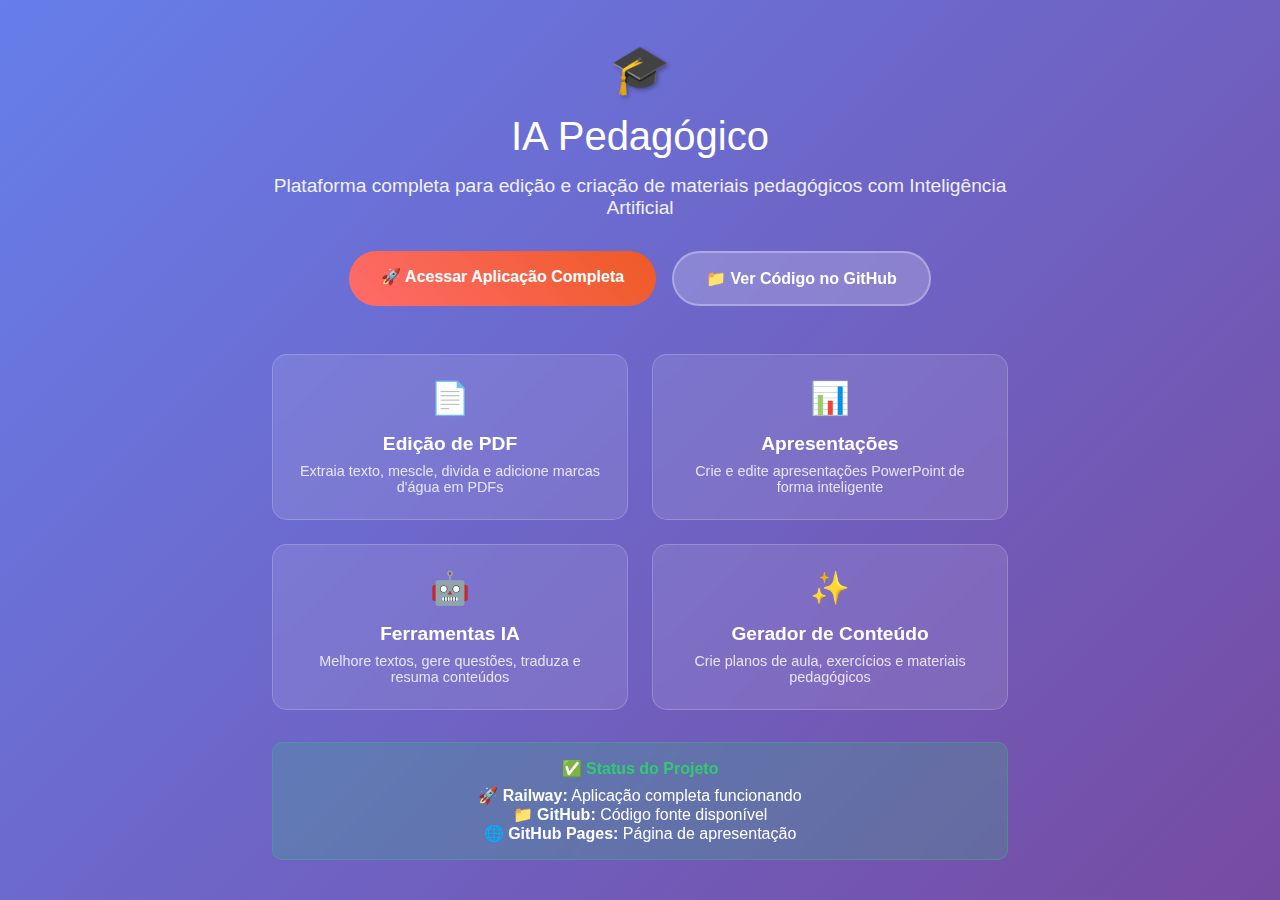
<file: index.html>
<!DOCTYPE html>
<html lang="pt-BR">
  <head>
    <meta charset="UTF-8" />
    <meta name="viewport" content="width=device-width, initial-scale=1.0" />
    <title>IA Pedagógico - Plataforma de Materiais Educacionais</title>
    <style>
      * {
        margin: 0;
        padding: 0;
        box-sizing: border-box;
      }

      body {
        font-family: "Segoe UI", Tahoma, Geneva, Verdana, sans-serif;
        background: linear-gradient(135deg, #667eea 0%, #764ba2 100%);
        min-height: 100vh;
        display: flex;
        align-items: center;
        justify-content: center;
        color: white;
      }

      .container {
        text-align: center;
        max-width: 800px;
        padding: 2rem;
      }

      .logo {
        font-size: 3rem;
        margin-bottom: 1rem;
        text-shadow: 2px 2px 4px rgba(0, 0, 0, 0.3);
      }

      .title {
        font-size: 2.5rem;
        margin-bottom: 1rem;
        font-weight: 300;
      }

      .subtitle {
        font-size: 1.2rem;
        margin-bottom: 2rem;
        opacity: 0.9;
      }

      .buttons {
        display: flex;
        gap: 1rem;
        justify-content: center;
        flex-wrap: wrap;
        margin-bottom: 2rem;
      }

      .btn {
        background: rgba(255, 255, 255, 0.2);
        border: 2px solid rgba(255, 255, 255, 0.3);
        color: white;
        padding: 1rem 2rem;
        text-decoration: none;
        border-radius: 50px;
        font-weight: 600;
        transition: all 0.3s ease;
        backdrop-filter: blur(10px);
      }

      .btn:hover {
        background: rgba(255, 255, 255, 0.3);
        transform: translateY(-2px);
        box-shadow: 0 10px 20px rgba(0, 0, 0, 0.2);
      }

      .btn-primary {
        background: linear-gradient(45deg, #ff6b6b, #ee5a24);
        border: none;
      }

      .btn-primary:hover {
        background: linear-gradient(45deg, #ee5a24, #ff6b6b);
      }

      .features {
        display: grid;
        grid-template-columns: repeat(auto-fit, minmax(250px, 1fr));
        gap: 1.5rem;
        margin-top: 3rem;
      }

      .feature {
        background: rgba(255, 255, 255, 0.1);
        padding: 1.5rem;
        border-radius: 15px;
        backdrop-filter: blur(10px);
        border: 1px solid rgba(255, 255, 255, 0.2);
      }

      .feature-icon {
        font-size: 2rem;
        margin-bottom: 1rem;
      }

      .feature h3 {
        margin-bottom: 0.5rem;
        font-size: 1.2rem;
      }

      .feature p {
        opacity: 0.8;
        font-size: 0.9rem;
      }

      .status {
        margin-top: 2rem;
        padding: 1rem;
        background: rgba(46, 204, 113, 0.2);
        border: 1px solid rgba(46, 204, 113, 0.3);
        border-radius: 10px;
        backdrop-filter: blur(10px);
      }

      .status h4 {
        color: #2ecc71;
        margin-bottom: 0.5rem;
      }

      @media (max-width: 768px) {
        .title {
          font-size: 2rem;
        }

        .buttons {
          flex-direction: column;
          align-items: center;
        }

        .btn {
          width: 100%;
          max-width: 300px;
        }
      }
    </style>
  </head>
  <body>
    <div class="container">
      <div class="logo">🎓</div>
      <h1 class="title">IA Pedagógico</h1>
      <p class="subtitle">
        Plataforma completa para edição e criação de materiais pedagógicos com
        Inteligência Artificial
      </p>

      <div class="buttons">
        <a
          href="https://web-production-6f700.up.railway.app"
          class="btn btn-primary"
        >
          🚀 Acessar Aplicação Completa
        </a>
        <a href="https://github.com/ThiagoBrDias/ia-pedagogico" class="btn">
          📁 Ver Código no GitHub
        </a>
      </div>

      <div class="features">
        <div class="feature">
          <div class="feature-icon">📄</div>
          <h3>Edição de PDF</h3>
          <p>Extraia texto, mescle, divida e adicione marcas d'água em PDFs</p>
        </div>

        <div class="feature">
          <div class="feature-icon">📊</div>
          <h3>Apresentações</h3>
          <p>Crie e edite apresentações PowerPoint de forma inteligente</p>
        </div>

        <div class="feature">
          <div class="feature-icon">🤖</div>
          <h3>Ferramentas IA</h3>
          <p>Melhore textos, gere questões, traduza e resuma conteúdos</p>
        </div>

        <div class="feature">
          <div class="feature-icon">✨</div>
          <h3>Gerador de Conteúdo</h3>
          <p>Crie planos de aula, exercícios e materiais pedagógicos</p>
        </div>
      </div>

      <div class="status">
        <h4>✅ Status do Projeto</h4>
        <p>
          🚀 <strong>Railway:</strong> Aplicação completa funcionando<br />
          📁 <strong>GitHub:</strong> Código fonte disponível<br />
          🌐 <strong>GitHub Pages:</strong> Página de apresentação
        </p>
      </div>
    </div>
  </body>
</html>
</file>
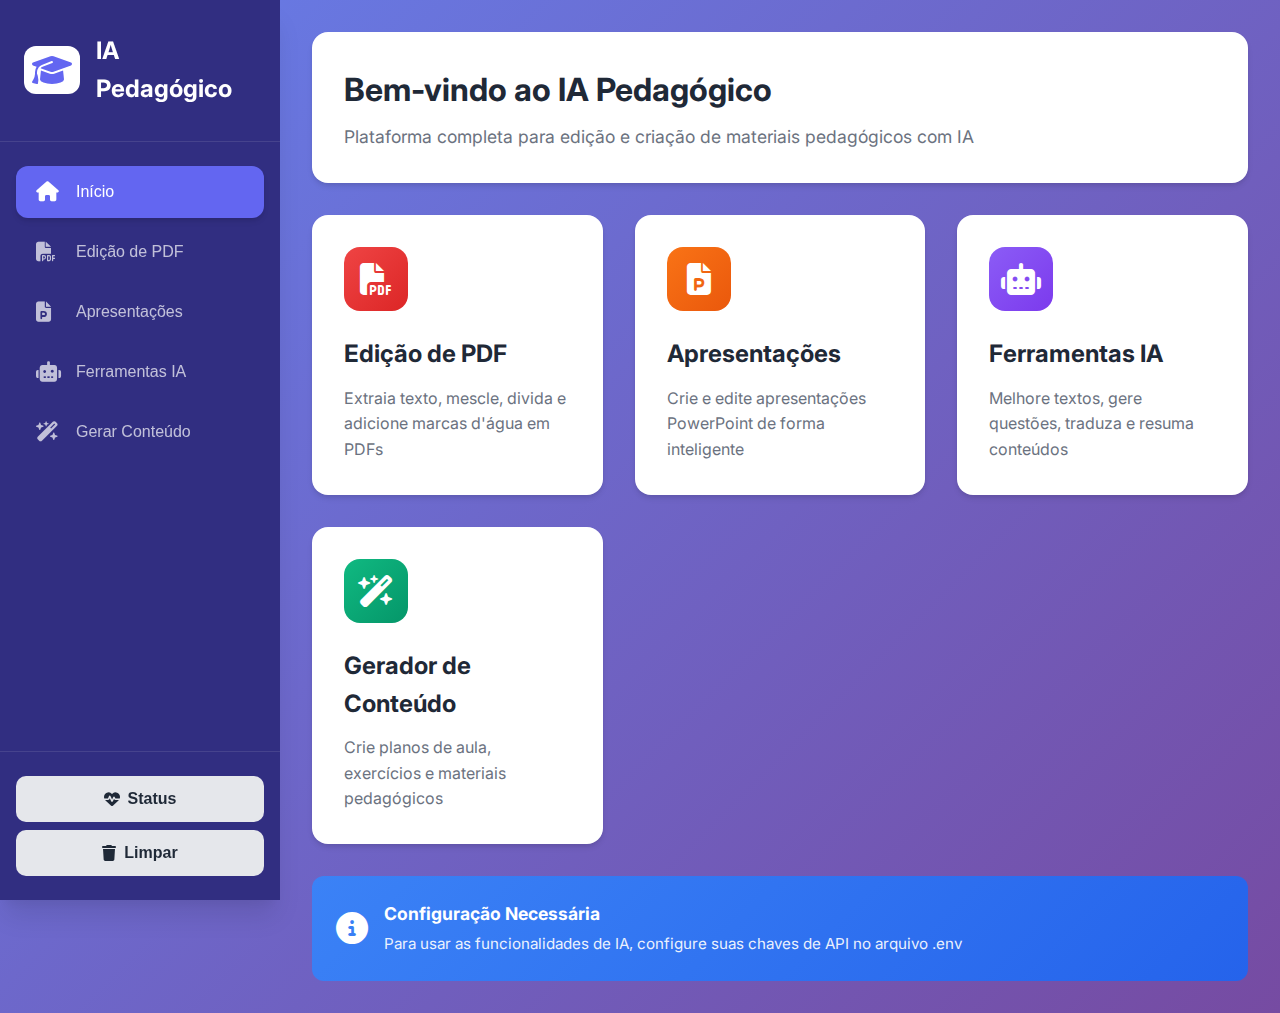
<file: static/index.html>
<!DOCTYPE html>
<html lang="pt-BR">
  <head>
    <meta charset="UTF-8" />
    <meta name="viewport" content="width=device-width, initial-scale=1.0" />
    <title>IA Pedagógico - Plataforma de Edição de Materiais</title>
    <link rel="stylesheet" href="/static/styles.css" />
    <link
      href="https://fonts.googleapis.com/css2?family=Inter:wght@300;400;500;600;700&display=swap"
      rel="stylesheet"
    />
    <link
      rel="stylesheet"
      href="https://cdnjs.cloudflare.com/ajax/libs/font-awesome/6.4.0/css/all.min.css"
    />
  </head>
  <body>
    <div class="container">
      <!-- Sidebar -->
      <aside class="sidebar">
        <div class="logo">
          <i class="fas fa-graduation-cap"></i>
          <h1>IA Pedagógico</h1>
        </div>

        <nav class="nav-menu">
          <button class="nav-item active" data-section="home">
            <i class="fas fa-home"></i>
            <span>Início</span>
          </button>
          <button class="nav-item" data-section="pdf">
            <i class="fas fa-file-pdf"></i>
            <span>Edição de PDF</span>
          </button>
          <button class="nav-item" data-section="ppt">
            <i class="fas fa-file-powerpoint"></i>
            <span>Apresentações</span>
          </button>
          <button class="nav-item" data-section="ai">
            <i class="fas fa-robot"></i>
            <span>Ferramentas IA</span>
          </button>
          <button class="nav-item" data-section="content">
            <i class="fas fa-wand-magic-sparkles"></i>
            <span>Gerar Conteúdo</span>
          </button>
        </nav>

        <div class="sidebar-footer">
          <button class="btn-secondary" onclick="checkHealth()">
            <i class="fas fa-heart-pulse"></i> Status
          </button>
          <button class="btn-secondary" onclick="cleanupFiles()">
            <i class="fas fa-trash"></i> Limpar
          </button>
        </div>
      </aside>

      <!-- Main Content -->
      <main class="main-content">
        <!-- Home Section -->
        <section id="home" class="content-section active">
          <div class="header">
            <h2>Bem-vindo ao IA Pedagógico</h2>
            <p>
              Plataforma completa para edição e criação de materiais pedagógicos
              com IA
            </p>
          </div>

          <div class="features-grid">
            <div class="feature-card" onclick="navigateTo('pdf')">
              <div class="feature-icon pdf">
                <i class="fas fa-file-pdf"></i>
              </div>
              <h3>Edição de PDF</h3>
              <p>
                Extraia texto, mescle, divida e adicione marcas d'água em PDFs
              </p>
            </div>

            <div class="feature-card" onclick="navigateTo('ppt')">
              <div class="feature-icon ppt">
                <i class="fas fa-file-powerpoint"></i>
              </div>
              <h3>Apresentações</h3>
              <p>Crie e edite apresentações PowerPoint de forma inteligente</p>
            </div>

            <div class="feature-card" onclick="navigateTo('ai')">
              <div class="feature-icon ai">
                <i class="fas fa-robot"></i>
              </div>
              <h3>Ferramentas IA</h3>
              <p>Melhore textos, gere questões, traduza e resuma conteúdos</p>
            </div>

            <div class="feature-card" onclick="navigateTo('content')">
              <div class="feature-icon content">
                <i class="fas fa-wand-magic-sparkles"></i>
              </div>
              <h3>Gerador de Conteúdo</h3>
              <p>Crie planos de aula, exercícios e materiais pedagógicos</p>
            </div>
          </div>

          <div class="info-banner">
            <i class="fas fa-info-circle"></i>
            <div>
              <h4>Configuração Necessária</h4>
              <p>
                Para usar as funcionalidades de IA, configure suas chaves de API
                no arquivo .env
              </p>
            </div>
          </div>
        </section>

        <!-- PDF Section -->
        <section id="pdf" class="content-section">
          <div class="header">
            <h2><i class="fas fa-file-pdf"></i> Edição de PDF</h2>
            <p>Ferramentas completas para trabalhar com arquivos PDF</p>
          </div>

          <div class="tools-grid">
            <!-- Extrair Texto -->
            <div class="tool-card">
              <h3><i class="fas fa-file-lines"></i> Extrair Texto</h3>
              <form id="extractTextForm" onsubmit="extractTextFromPDF(event)">
                <div class="file-upload">
                  <input
                    type="file"
                    id="pdfExtractFile"
                    accept=".pdf"
                    required
                  />
                  <label for="pdfExtractFile">
                    <i class="fas fa-upload"></i> Escolher PDF (até 25MB)
                  </label>
                </div>
                <div class="file-size-info">
                  <small
                    >📁 Arquivos grandes serão processados
                    automaticamente</small
                  >
                </div>
                <button type="submit" class="btn-primary">
                  <i class="fas fa-text"></i> Extrair Texto
                </button>
              </form>
              <div id="extractedText" class="result-box" style="display: none">
                <h4>Texto Extraído:</h4>
                <div class="text-content"></div>
                <button
                  onclick="copyToClipboard('extractedText')"
                  class="btn-secondary"
                >
                  <i class="fas fa-copy"></i> Copiar
                </button>
              </div>
            </div>

            <!-- Mesclar PDFs -->
            <div class="tool-card">
              <h3><i class="fas fa-layer-group"></i> Mesclar PDFs</h3>
              <form id="mergePDFForm" onsubmit="mergePDFs(event)">
                <div class="file-upload">
                  <input
                    type="file"
                    id="pdfMergeFiles"
                    accept=".pdf"
                    multiple
                    required
                  />
                  <label for="pdfMergeFiles">
                    <i class="fas fa-upload"></i> Escolher PDFs
                  </label>
                </div>
                <button type="submit" class="btn-primary">
                  <i class="fas fa-compress"></i> Mesclar
                </button>
              </form>
            </div>

            <!-- Dividir PDF -->
            <div class="tool-card">
              <h3><i class="fas fa-scissors"></i> Dividir PDF</h3>
              <form id="splitPDFForm" onsubmit="splitPDF(event)">
                <div class="file-upload">
                  <input type="file" id="pdfSplitFile" accept=".pdf" required />
                  <label for="pdfSplitFile">
                    <i class="fas fa-upload"></i> Escolher PDF
                  </label>
                </div>
                <input
                  type="text"
                  placeholder="Páginas (ex: 1,3,5)"
                  id="pdfPages"
                  required
                />
                <button type="submit" class="btn-primary">
                  <i class="fas fa-cut"></i> Dividir
                </button>
              </form>
            </div>

            <!-- Marca d'água -->
            <div class="tool-card">
              <h3><i class="fas fa-droplet"></i> Marca d'água</h3>
              <form id="watermarkPDFForm" onsubmit="addWatermark(event)">
                <div class="file-upload">
                  <input
                    type="file"
                    id="pdfWatermarkFile"
                    accept=".pdf"
                    required
                  />
                  <label for="pdfWatermarkFile">
                    <i class="fas fa-upload"></i> Escolher PDF
                  </label>
                </div>
                <input
                  type="text"
                  placeholder="Texto da marca d'água"
                  id="watermarkText"
                  required
                />
                <button type="submit" class="btn-primary">
                  <i class="fas fa-stamp"></i> Adicionar
                </button>
              </form>
            </div>

            <!-- Dividir PDF Grande -->
            <div class="tool-card">
              <h3><i class="fas fa-scissors"></i> Dividir PDF Grande</h3>
              <form id="splitLargePDFForm" onsubmit="splitLargePDF(event)">
                <div class="file-upload">
                  <input
                    type="file"
                    id="pdfLargeSplitFile"
                    accept=".pdf"
                    required
                  />
                  <label for="pdfLargeSplitFile">
                    <i class="fas fa-upload"></i> Escolher PDF Grande (até 25MB)
                  </label>
                </div>
                <input
                  type="number"
                  placeholder="Páginas por parte"
                  id="pagesPerChunk"
                  value="50"
                  min="10"
                  max="100"
                />
                <button type="submit" class="btn-primary">
                  <i class="fas fa-cut"></i> Dividir em Partes
                </button>
              </form>
            </div>

            <!-- Comprimir PDF -->
            <div class="tool-card">
              <h3><i class="fas fa-compress"></i> Comprimir PDF</h3>
              <form id="compressPDFForm" onsubmit="compressPDF(event)">
                <div class="file-upload">
                  <input
                    type="file"
                    id="pdfCompressFile"
                    accept=".pdf"
                    required
                  />
                  <label for="pdfCompressFile">
                    <i class="fas fa-upload"></i> Escolher PDF (até 25MB)
                  </label>
                </div>
                <button type="submit" class="btn-primary">
                  <i class="fas fa-file-archive"></i> Comprimir
                </button>
              </form>
            </div>
          </div>
        </section>

        <!-- PPT Section -->
        <section id="ppt" class="content-section">
          <div class="header">
            <h2>
              <i class="fas fa-file-powerpoint"></i> Apresentações PowerPoint
            </h2>
            <p>Crie e edite apresentações profissionais</p>
          </div>

          <div class="tools-grid">
            <!-- Criar Apresentação -->
            <div class="tool-card full-width">
              <h3><i class="fas fa-plus-circle"></i> Criar Apresentação</h3>
              <form id="createPPTForm" onsubmit="createPresentation(event)">
                <input
                  type="text"
                  placeholder="Título da apresentação"
                  id="pptTitle"
                  required
                />
                <div id="slidesContainer">
                  <div class="slide-input">
                    <input
                      type="text"
                      placeholder="Título do slide 1"
                      class="slide-title"
                      required
                    />
                    <textarea
                      placeholder="Conteúdo do slide 1"
                      class="slide-content"
                      rows="3"
                      required
                    ></textarea>
                  </div>
                </div>
                <button
                  type="button"
                  onclick="addSlideInput()"
                  class="btn-secondary"
                >
                  <i class="fas fa-plus"></i> Adicionar Slide
                </button>
                <button type="submit" class="btn-primary">
                  <i class="fas fa-file-powerpoint"></i> Criar Apresentação
                </button>
              </form>
            </div>

            <!-- Extrair Texto -->
            <div class="tool-card">
              <h3><i class="fas fa-file-export"></i> Extrair Texto</h3>
              <form id="extractPPTForm" onsubmit="extractTextFromPPT(event)">
                <div class="file-upload">
                  <input
                    type="file"
                    id="pptExtractFile"
                    accept=".pptx,.ppt"
                    required
                  />
                  <label for="pptExtractFile">
                    <i class="fas fa-upload"></i> Escolher PPT
                  </label>
                </div>
                <button type="submit" class="btn-primary">
                  <i class="fas fa-text"></i> Extrair
                </button>
              </form>
              <div
                id="extractedPPTText"
                class="result-box"
                style="display: none"
              >
                <h4>Conteúdo Extraído:</h4>
                <div class="text-content"></div>
              </div>
            </div>

            <!-- Adicionar Slide -->
            <div class="tool-card">
              <h3><i class="fas fa-file-circle-plus"></i> Adicionar Slide</h3>
              <form id="addSlidePPTForm" onsubmit="addSlideToPPT(event)">
                <div class="file-upload">
                  <input
                    type="file"
                    id="pptAddSlideFile"
                    accept=".pptx,.ppt"
                    required
                  />
                  <label for="pptAddSlideFile">
                    <i class="fas fa-upload"></i> Escolher PPT
                  </label>
                </div>
                <input
                  type="text"
                  placeholder="Título do novo slide"
                  id="newSlideTitle"
                  required
                />
                <textarea
                  placeholder="Conteúdo do novo slide"
                  id="newSlideContent"
                  rows="3"
                  required
                ></textarea>
                <button type="submit" class="btn-primary">
                  <i class="fas fa-plus"></i> Adicionar Slide
                </button>
              </form>
            </div>
          </div>
        </section>

        <!-- AI Tools Section -->
        <section id="ai" class="content-section">
          <div class="header">
            <h2><i class="fas fa-robot"></i> Ferramentas de IA</h2>
            <p>Utilize inteligência artificial para melhorar seus materiais</p>
          </div>

          <div class="tools-grid">
            <!-- Melhorar Texto -->
            <div class="tool-card">
              <h3><i class="fas fa-wand-magic"></i> Melhorar Texto</h3>
              <form id="improveTextForm" onsubmit="improveText(event)">
                <textarea
                  placeholder="Cole o texto aqui..."
                  id="textToImprove"
                  rows="5"
                  required
                ></textarea>
                <select id="improveContext">
                  <option value="educacional">Educacional</option>
                  <option value="formal">Formal</option>
                  <option value="informal">Informal</option>
                  <option value="técnico">Técnico</option>
                </select>
                <button type="submit" class="btn-primary">
                  <i class="fas fa-sparkles"></i> Melhorar
                </button>
              </form>
              <div id="improvedText" class="result-box" style="display: none">
                <h4>Texto Melhorado:</h4>
                <div class="text-content"></div>
                <button
                  onclick="copyToClipboard('improvedText')"
                  class="btn-secondary"
                >
                  <i class="fas fa-copy"></i> Copiar
                </button>
              </div>
            </div>

            <!-- Resumir -->
            <div class="tool-card">
              <h3><i class="fas fa-compress-alt"></i> Resumir Texto</h3>
              <form id="summarizeForm" onsubmit="summarizeText(event)">
                <textarea
                  placeholder="Cole o texto aqui..."
                  id="textToSummarize"
                  rows="5"
                  required
                ></textarea>
                <input
                  type="number"
                  placeholder="Máximo de palavras"
                  id="maxWords"
                  value="200"
                  min="50"
                  max="1000"
                />
                <button type="submit" class="btn-primary">
                  <i class="fas fa-file-contract"></i> Resumir
                </button>
              </form>
              <div id="summarizedText" class="result-box" style="display: none">
                <h4>Resumo:</h4>
                <div class="text-content"></div>
                <button
                  onclick="copyToClipboard('summarizedText')"
                  class="btn-secondary"
                >
                  <i class="fas fa-copy"></i> Copiar
                </button>
              </div>
            </div>

            <!-- Gerar Questões -->
            <div class="tool-card">
              <h3><i class="fas fa-clipboard-question"></i> Gerar Questões</h3>
              <form
                id="generateQuestionsForm"
                onsubmit="generateQuestions(event)"
              >
                <textarea
                  placeholder="Cole o texto base..."
                  id="textForQuestions"
                  rows="5"
                  required
                ></textarea>
                <input
                  type="number"
                  placeholder="Número de questões"
                  id="numQuestions"
                  value="5"
                  min="1"
                  max="20"
                />
                <select id="questionDifficulty">
                  <option value="fácil">Fácil</option>
                  <option value="média" selected>Média</option>
                  <option value="difícil">Difícil</option>
                </select>
                <button type="submit" class="btn-primary">
                  <i class="fas fa-list-check"></i> Gerar Questões
                </button>
              </form>
              <div
                id="generatedQuestions"
                class="result-box"
                style="display: none"
              >
                <h4>Questões Geradas:</h4>
                <div class="text-content"></div>
              </div>
            </div>

            <!-- Traduzir -->
            <div class="tool-card">
              <h3><i class="fas fa-language"></i> Traduzir</h3>
              <form id="translateForm" onsubmit="translateText(event)">
                <textarea
                  placeholder="Cole o texto aqui..."
                  id="textToTranslate"
                  rows="5"
                  required
                ></textarea>
                <select id="targetLanguage">
                  <option value="inglês">Inglês</option>
                  <option value="espanhol">Espanhol</option>
                  <option value="francês">Francês</option>
                  <option value="alemão">Alemão</option>
                  <option value="italiano">Italiano</option>
                </select>
                <button type="submit" class="btn-primary">
                  <i class="fas fa-globe"></i> Traduzir
                </button>
              </form>
              <div id="translatedText" class="result-box" style="display: none">
                <h4>Tradução:</h4>
                <div class="text-content"></div>
                <button
                  onclick="copyToClipboard('translatedText')"
                  class="btn-secondary"
                >
                  <i class="fas fa-copy"></i> Copiar
                </button>
              </div>
            </div>
          </div>
        </section>

        <!-- Content Generator Section -->
        <section id="content" class="content-section">
          <div class="header">
            <h2>
              <i class="fas fa-wand-magic-sparkles"></i> Gerador de Conteúdo
            </h2>
            <p>Crie materiais pedagógicos completos com IA</p>
          </div>

          <div class="tools-grid">
            <!-- Plano de Aula -->
            <div class="tool-card full-width">
              <h3>
                <i class="fas fa-chalkboard-teacher"></i> Gerar Plano de Aula
              </h3>
              <form id="lessonPlanForm" onsubmit="generateLessonPlan(event)">
                <div class="form-row">
                  <input
                    type="text"
                    placeholder="Disciplina"
                    id="lessonSubject"
                    required
                  />
                  <input
                    type="text"
                    placeholder="Série/Ano"
                    id="lessonGrade"
                    required
                  />
                </div>
                <div class="form-row">
                  <input
                    type="text"
                    placeholder="Tema da aula"
                    id="lessonTopic"
                    required
                  />
                  <input
                    type="text"
                    placeholder="Duração"
                    id="lessonDuration"
                    value="50 minutos"
                  />
                </div>
                <button type="submit" class="btn-primary">
                  <i class="fas fa-book"></i> Gerar Plano de Aula
                </button>
              </form>
              <div
                id="generatedLessonPlan"
                class="result-box"
                style="display: none"
              >
                <h4>Plano de Aula:</h4>
                <div class="text-content"></div>
                <button
                  onclick="copyToClipboard('generatedLessonPlan')"
                  class="btn-secondary"
                >
                  <i class="fas fa-copy"></i> Copiar
                </button>
              </div>
            </div>

            <!-- Lista de Exercícios -->
            <div class="tool-card">
              <h3><i class="fas fa-pencil"></i> Gerar Exercícios</h3>
              <form id="exercisesForm" onsubmit="generateExercises(event)">
                <input
                  type="text"
                  placeholder="Disciplina"
                  id="exerciseSubject"
                  required
                />
                <input
                  type="text"
                  placeholder="Tema"
                  id="exerciseTopic"
                  required
                />
                <input
                  type="number"
                  placeholder="Número de exercícios"
                  id="numExercises"
                  value="10"
                  min="1"
                  max="30"
                />
                <select id="exerciseDifficulty">
                  <option value="fácil">Fácil</option>
                  <option value="média" selected>Média</option>
                  <option value="difícil">Difícil</option>
                </select>
                <button type="submit" class="btn-primary">
                  <i class="fas fa-clipboard-list"></i> Gerar Exercícios
                </button>
              </form>
              <div
                id="generatedExercises"
                class="result-box"
                style="display: none"
              >
                <h4>Lista de Exercícios:</h4>
                <div class="text-content"></div>
              </div>
            </div>

            <!-- Estrutura de Apresentação -->
            <div class="tool-card">
              <h3>
                <i class="fas fa-presentation-screen"></i> Estrutura de
                Apresentação
              </h3>
              <form
                id="presentationOutlineForm"
                onsubmit="generatePresentationOutline(event)"
              >
                <input
                  type="text"
                  placeholder="Tema da apresentação"
                  id="presentationTopic"
                  required
                />
                <input
                  type="number"
                  placeholder="Número de slides"
                  id="presentationSlides"
                  value="10"
                  min="3"
                  max="50"
                />
                <select id="presentationAudience">
                  <option value="alunos">Alunos</option>
                  <option value="professores">Professores</option>
                  <option value="coordenação">Coordenação</option>
                </select>
                <button type="submit" class="btn-primary">
                  <i class="fas fa-sitemap"></i> Gerar Estrutura
                </button>
              </form>
              <div
                id="generatedOutline"
                class="result-box"
                style="display: none"
              >
                <h4>Estrutura da Apresentação:</h4>
                <div class="text-content"></div>
              </div>
            </div>
          </div>
        </section>
      </main>
    </div>

    <!-- Loading Overlay -->
    <div id="loadingOverlay" class="loading-overlay">
      <div class="loader"></div>
      <p>Processando...</p>
    </div>

    <!-- Toast Notification -->
    <div id="toast" class="toast"></div>

    <script src="/static/script.js"></script>
  </body>
</html>
</file>
<file: static/styles.css>
:root {
  --primary-color: #6366f1;
  --primary-dark: #4f46e5;
  --secondary-color: #8b5cf6;
  --success-color: #10b981;
  --warning-color: #f59e0b;
  --danger-color: #ef4444;
  --dark-bg: #1e1b4b;
  --sidebar-bg: #312e81;
  --card-bg: #ffffff;
  --text-primary: #1f2937;
  --text-secondary: #6b7280;
  --border-color: #e5e7eb;
  --shadow: 0 4px 6px -1px rgba(0, 0, 0, 0.1),
    0 2px 4px -1px rgba(0, 0, 0, 0.06);
  --shadow-lg: 0 20px 25px -5px rgba(0, 0, 0, 0.1),
    0 10px 10px -5px rgba(0, 0, 0, 0.04);
}

* {
  margin: 0;
  padding: 0;
  box-sizing: border-box;
}

body {
  font-family: "Inter", -apple-system, BlinkMacSystemFont, "Segoe UI", Roboto,
    sans-serif;
  background: linear-gradient(135deg, #667eea 0%, #764ba2 100%);
  color: var(--text-primary);
  line-height: 1.6;
  overflow-x: hidden;
}

.container {
  display: flex;
  min-height: 100vh;
}

/* Sidebar */
.sidebar {
  width: 280px;
  background: var(--sidebar-bg);
  color: white;
  display: flex;
  flex-direction: column;
  box-shadow: var(--shadow-lg);
  position: fixed;
  height: 100vh;
  overflow-y: auto;
  z-index: 100;
}

.logo {
  padding: 2rem 1.5rem;
  border-bottom: 1px solid rgba(255, 255, 255, 0.1);
  display: flex;
  align-items: center;
  gap: 1rem;
}

.logo i {
  font-size: 2rem;
  color: var(--primary-color);
  background: white;
  padding: 0.5rem;
  border-radius: 12px;
}

.logo h1 {
  font-size: 1.5rem;
  font-weight: 700;
}

.nav-menu {
  flex: 1;
  padding: 1.5rem 1rem;
  display: flex;
  flex-direction: column;
  gap: 0.5rem;
}

.nav-item {
  display: flex;
  align-items: center;
  gap: 1rem;
  padding: 1rem 1.25rem;
  background: transparent;
  border: none;
  color: rgba(255, 255, 255, 0.7);
  cursor: pointer;
  border-radius: 12px;
  transition: all 0.3s ease;
  font-size: 1rem;
  font-weight: 500;
  text-align: left;
}

.nav-item i {
  font-size: 1.25rem;
  width: 24px;
}

.nav-item:hover {
  background: rgba(255, 255, 255, 0.1);
  color: white;
  transform: translateX(5px);
}

.nav-item.active {
  background: var(--primary-color);
  color: white;
  box-shadow: var(--shadow);
}

.sidebar-footer {
  padding: 1.5rem 1rem;
  border-top: 1px solid rgba(255, 255, 255, 0.1);
  display: flex;
  flex-direction: column;
  gap: 0.5rem;
}

/* Main Content */
.main-content {
  flex: 1;
  margin-left: 280px;
  padding: 2rem;
  overflow-y: auto;
}

.content-section {
  display: none;
  animation: fadeIn 0.4s ease;
}

.content-section.active {
  display: block;
}

@keyframes fadeIn {
  from {
    opacity: 0;
    transform: translateY(20px);
  }
  to {
    opacity: 1;
    transform: translateY(0);
  }
}

.header {
  margin-bottom: 2rem;
  padding: 2rem;
  background: var(--card-bg);
  border-radius: 16px;
  box-shadow: var(--shadow);
}

.header h2 {
  font-size: 2rem;
  color: var(--text-primary);
  margin-bottom: 0.5rem;
  display: flex;
  align-items: center;
  gap: 0.75rem;
}

.header p {
  color: var(--text-secondary);
  font-size: 1.1rem;
}

/* Features Grid */
.features-grid {
  display: grid;
  grid-template-columns: repeat(auto-fit, minmax(280px, 1fr));
  gap: 2rem;
  margin-bottom: 2rem;
}

.feature-card {
  background: var(--card-bg);
  padding: 2rem;
  border-radius: 16px;
  box-shadow: var(--shadow);
  cursor: pointer;
  transition: all 0.3s ease;
}

.feature-card:hover {
  transform: translateY(-5px);
  box-shadow: var(--shadow-lg);
}

.feature-icon {
  width: 64px;
  height: 64px;
  border-radius: 16px;
  display: flex;
  align-items: center;
  justify-content: center;
  font-size: 2rem;
  margin-bottom: 1.5rem;
}

.feature-icon.pdf {
  background: linear-gradient(135deg, #ef4444 0%, #dc2626 100%);
  color: white;
}

.feature-icon.ppt {
  background: linear-gradient(135deg, #f97316 0%, #ea580c 100%);
  color: white;
}

.feature-icon.ai {
  background: linear-gradient(135deg, #8b5cf6 0%, #7c3aed 100%);
  color: white;
}

.feature-icon.content {
  background: linear-gradient(135deg, #10b981 0%, #059669 100%);
  color: white;
}

.feature-card h3 {
  font-size: 1.5rem;
  margin-bottom: 0.75rem;
  color: var(--text-primary);
}

.feature-card p {
  color: var(--text-secondary);
  line-height: 1.6;
}

/* Info Banner */
.info-banner {
  background: linear-gradient(135deg, #3b82f6 0%, #2563eb 100%);
  color: white;
  padding: 1.5rem;
  border-radius: 12px;
  display: flex;
  align-items: center;
  gap: 1rem;
}

.info-banner i {
  font-size: 2rem;
}

.info-banner h4 {
  font-size: 1.1rem;
  margin-bottom: 0.25rem;
}

.info-banner p {
  font-size: 0.95rem;
  opacity: 0.9;
}

/* Tools Grid */
.tools-grid {
  display: grid;
  grid-template-columns: repeat(auto-fit, minmax(320px, 1fr));
  gap: 2rem;
}

.tool-card {
  background: var(--card-bg);
  padding: 2rem;
  border-radius: 16px;
  box-shadow: var(--shadow);
}

.tool-card.full-width {
  grid-column: 1 / -1;
}

.tool-card h3 {
  font-size: 1.25rem;
  margin-bottom: 1.5rem;
  color: var(--text-primary);
  display: flex;
  align-items: center;
  gap: 0.5rem;
}

.tool-card h3 i {
  color: var(--primary-color);
}

/* Forms */
form {
  display: flex;
  flex-direction: column;
  gap: 1rem;
}

input[type="text"],
input[type="number"],
textarea,
select {
  padding: 0.875rem 1rem;
  border: 2px solid var(--border-color);
  border-radius: 10px;
  font-size: 1rem;
  font-family: inherit;
  transition: all 0.3s ease;
  background: white;
}

input[type="text"]:focus,
input[type="number"]:focus,
textarea:focus,
select:focus {
  outline: none;
  border-color: var(--primary-color);
  box-shadow: 0 0 0 3px rgba(99, 102, 241, 0.1);
}

textarea {
  resize: vertical;
  min-height: 100px;
}

.file-upload {
  position: relative;
}

.file-upload input[type="file"] {
  position: absolute;
  opacity: 0;
  width: 0;
  height: 0;
}

.file-upload label {
  display: block;
  padding: 1rem;
  background: var(--border-color);
  border: 2px dashed var(--text-secondary);
  border-radius: 10px;
  text-align: center;
  cursor: pointer;
  transition: all 0.3s ease;
  color: var(--text-secondary);
  font-weight: 500;
}

.file-upload label:hover {
  background: var(--primary-color);
  border-color: var(--primary-color);
  color: white;
}

.file-upload label i {
  margin-right: 0.5rem;
}

.file-size-info {
  margin-top: 0.5rem;
  padding: 0.5rem;
  background: #f0f9ff;
  border-radius: 6px;
  border-left: 3px solid #3b82f6;
}

.file-size-info small {
  color: #1e40af;
  font-size: 0.85rem;
}

/* Buttons */
.btn-primary,
.btn-secondary {
  padding: 0.875rem 1.5rem;
  border: none;
  border-radius: 10px;
  font-size: 1rem;
  font-weight: 600;
  cursor: pointer;
  transition: all 0.3s ease;
  display: flex;
  align-items: center;
  justify-content: center;
  gap: 0.5rem;
}

.btn-primary {
  background: var(--primary-color);
  color: white;
}

.btn-primary:hover {
  background: var(--primary-dark);
  transform: translateY(-2px);
  box-shadow: var(--shadow);
}

.btn-secondary {
  background: var(--border-color);
  color: var(--text-primary);
}

.btn-secondary:hover {
  background: var(--text-secondary);
  color: white;
}

/* Result Box */
.result-box {
  margin-top: 1.5rem;
  padding: 1.5rem;
  background: #f9fafb;
  border-radius: 10px;
  border-left: 4px solid var(--primary-color);
}

.result-box h4 {
  margin-bottom: 1rem;
  color: var(--text-primary);
}

.text-content {
  padding: 1rem;
  background: white;
  border-radius: 8px;
  max-height: 400px;
  overflow-y: auto;
  white-space: pre-wrap;
  word-wrap: break-word;
  line-height: 1.8;
  font-size: 0.95rem;
}

/* Form Row */
.form-row {
  display: grid;
  grid-template-columns: 1fr 1fr;
  gap: 1rem;
}

/* Slide Input */
.slide-input {
  display: flex;
  flex-direction: column;
  gap: 0.75rem;
  padding: 1rem;
  background: #f9fafb;
  border-radius: 10px;
  margin-bottom: 1rem;
}

.slide-input .slide-title {
  font-weight: 600;
}

/* Loading Overlay */
.loading-overlay {
  position: fixed;
  top: 0;
  left: 0;
  right: 0;
  bottom: 0;
  background: rgba(0, 0, 0, 0.7);
  display: none;
  align-items: center;
  justify-content: center;
  z-index: 1000;
  backdrop-filter: blur(5px);
}

.loading-overlay.show {
  display: flex;
}

.loader {
  width: 50px;
  height: 50px;
  border: 5px solid rgba(255, 255, 255, 0.3);
  border-top-color: white;
  border-radius: 50%;
  animation: spin 1s linear infinite;
}

@keyframes spin {
  to {
    transform: rotate(360deg);
  }
}

.loading-overlay p {
  color: white;
  margin-top: 1rem;
  font-size: 1.1rem;
  position: absolute;
  margin-top: 80px;
}

/* Toast */
.toast {
  position: fixed;
  bottom: 2rem;
  right: 2rem;
  padding: 1rem 1.5rem;
  background: var(--dark-bg);
  color: white;
  border-radius: 10px;
  box-shadow: var(--shadow-lg);
  transform: translateY(100px);
  opacity: 0;
  transition: all 0.3s ease;
  z-index: 1001;
  max-width: 400px;
}

.toast.show {
  transform: translateY(0);
  opacity: 1;
}

.toast.success {
  background: var(--success-color);
}

.toast.error {
  background: var(--danger-color);
}

/* Responsive */
@media (max-width: 1024px) {
  .sidebar {
    width: 240px;
  }

  .main-content {
    margin-left: 240px;
  }
}

@media (max-width: 768px) {
  .sidebar {
    width: 80px;
  }

  .sidebar .logo h1,
  .sidebar .nav-item span {
    display: none;
  }

  .sidebar .logo {
    justify-content: center;
  }

  .sidebar .nav-item {
    justify-content: center;
  }

  .main-content {
    margin-left: 80px;
    padding: 1rem;
  }

  .features-grid,
  .tools-grid {
    grid-template-columns: 1fr;
  }

  .form-row {
    grid-template-columns: 1fr;
  }
}

/* Questions Display */
.question-item {
  margin-bottom: 1.5rem;
  padding: 1rem;
  background: white;
  border-radius: 8px;
  border-left: 4px solid var(--primary-color);
}

.question-item h5 {
  color: var(--primary-color);
  margin-bottom: 0.5rem;
}

.alternatives {
  margin: 0.75rem 0;
  padding-left: 1rem;
}

.alternatives div {
  margin: 0.25rem 0;
}

.correct-answer {
  font-weight: 600;
  color: var(--success-color);
  margin-top: 0.5rem;
}

.explanation {
  font-style: italic;
  color: var(--text-secondary);
  margin-top: 0.5rem;
  font-size: 0.9rem;
}

/* Lesson Plan Display */
.lesson-section {
  margin-bottom: 1.5rem;
}

.lesson-section h5 {
  color: var(--primary-color);
  margin-bottom: 0.5rem;
  font-size: 1.1rem;
}

.lesson-section ul {
  padding-left: 1.5rem;
}

.lesson-section ul li {
  margin-bottom: 0.5rem;
}
</file>
